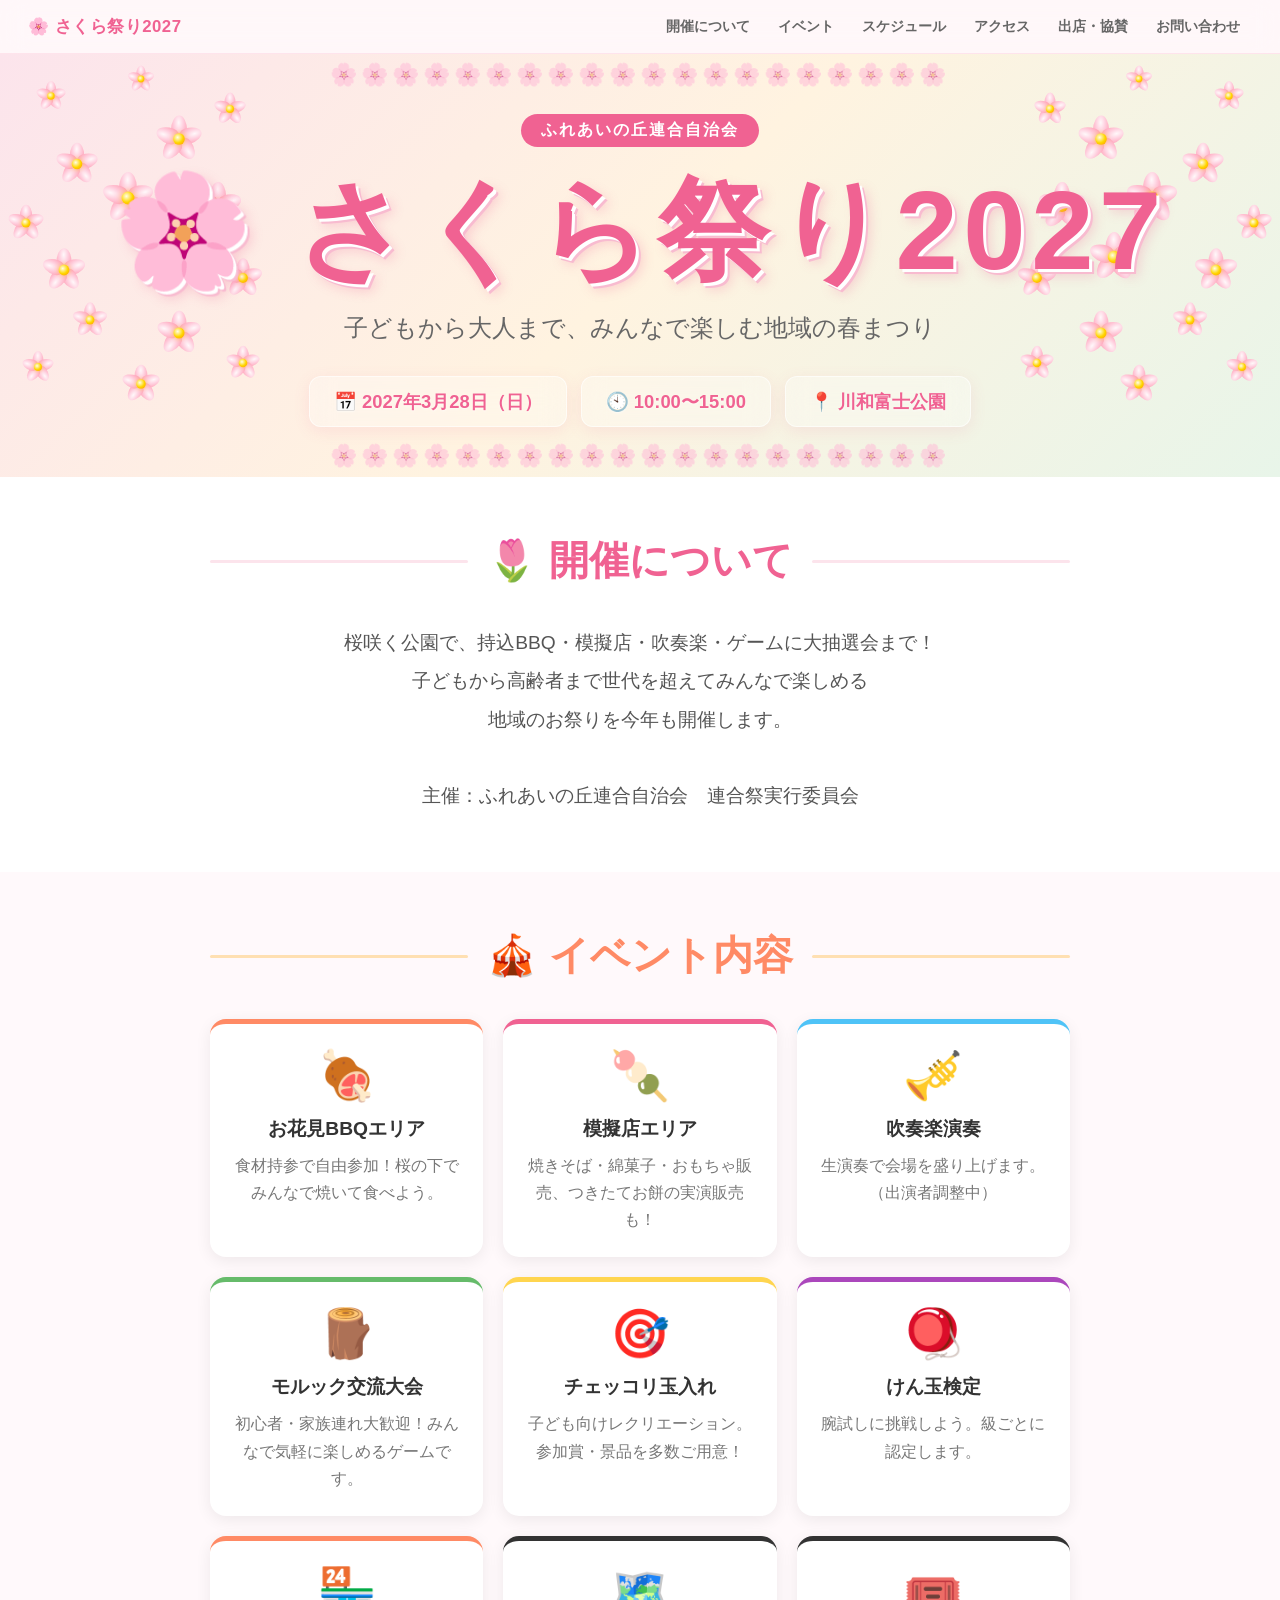
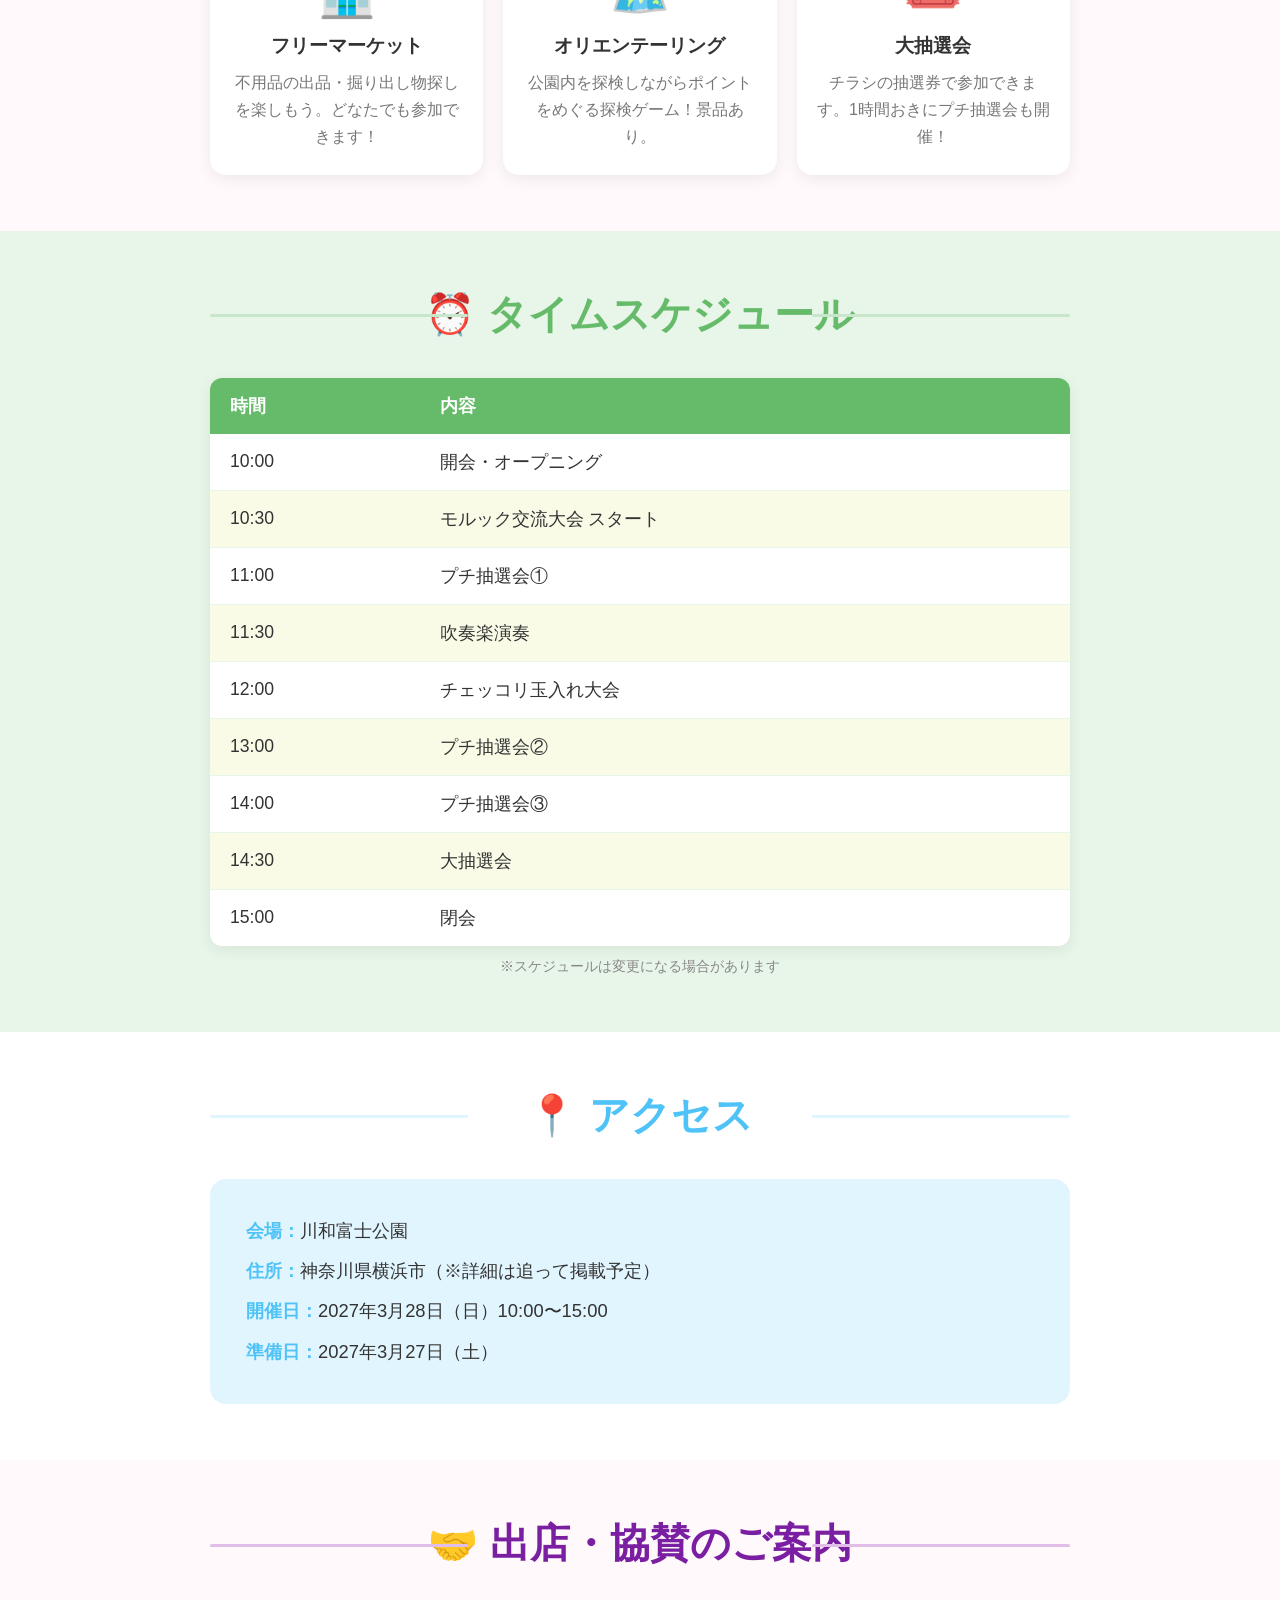
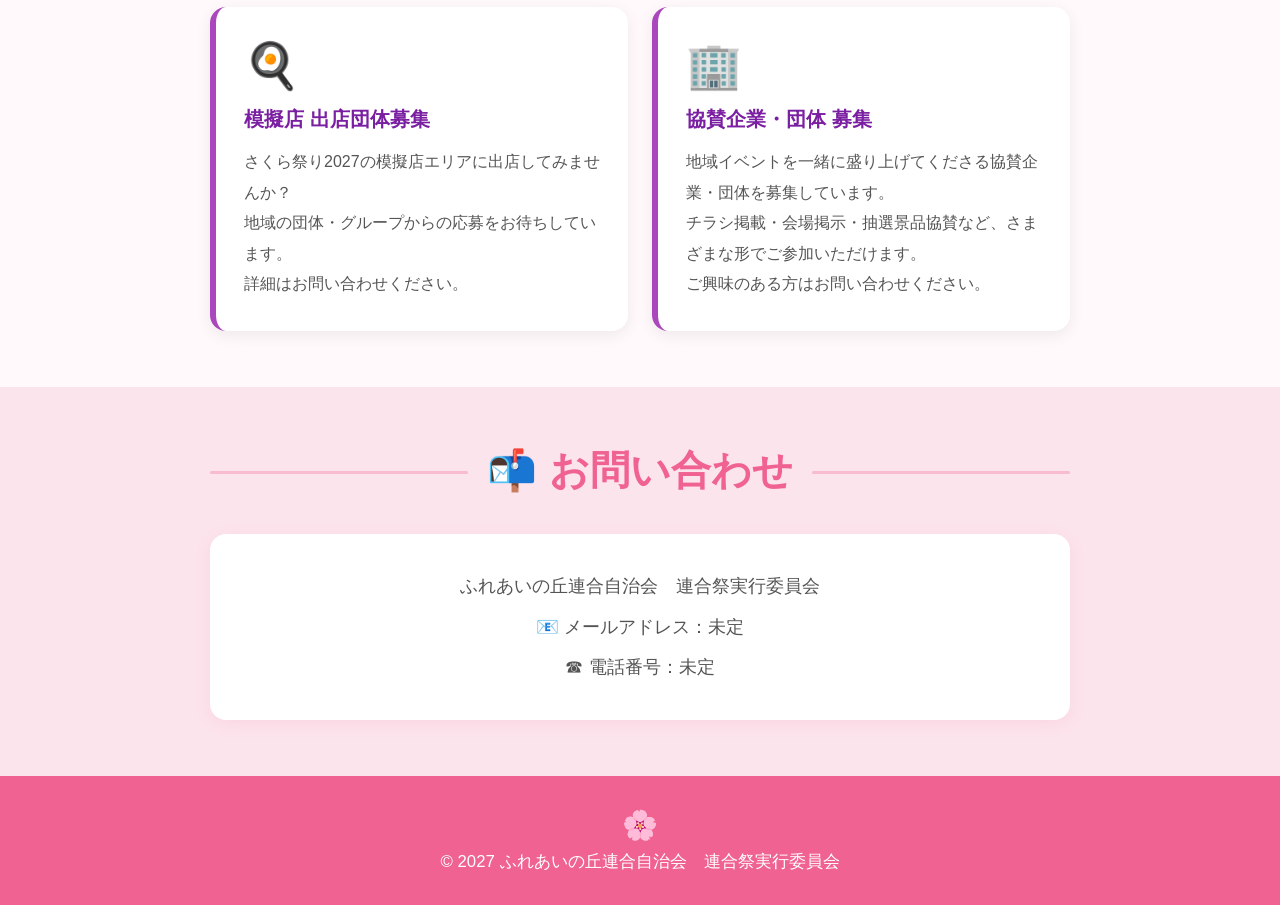
<file: index.html>
<!DOCTYPE html>
<html lang="ja">
<head>
  <meta charset="UTF-8">
  <meta name="viewport" content="width=device-width, initial-scale=1.0">
  <title>さくら祭り2027｜ふれあいの丘連合自治会</title>
  <link rel="stylesheet" href="style.css">
</head>
<body>

<!-- STICKY NAV -->
<nav class="site-nav">
  <a class="nav-logo" href="#">🌸 さくら祭り2027</a>
  <ul class="nav-links">
    <li><a href="#about">開催について</a></li>
    <li><a href="#program">イベント</a></li>
    <li><a href="#schedule">スケジュール</a></li>
    <li><a href="#access">アクセス</a></li>
    <li><a href="#recruit">出店・協賛</a></li>
    <li><a href="#contact">お問い合わせ</a></li>
  </ul>
</nav>

<!-- HERO -->
<header class="hero">
  <div class="hero-content">
    <div class="hero-badge">ふれあいの丘連合自治会</div>
    <h1>🌸 さくら祭り2027</h1>
    <p class="subtitle">子どもから大人まで、みんなで楽しむ地域の春まつり</p>
    <div class="hero-info">
      <div class="hero-info-item">📅 2027年3月28日（日）</div>
      <div class="hero-info-item">🕙 10:00〜15:00</div>
      <div class="hero-info-item">📍 川和富士公園</div>
    </div>
  </div>
</header>

<!-- ABOUT -->
<div class="about-bg" id="about">
  <section>
    <h2 class="section-title" data-reveal><span>🌷 開催について</span></h2>
    <p class="about-text" data-reveal>
      桜咲く公園で、持込BBQ・模擬店・吹奏楽・ゲームに大抽選会まで！<br>
      子どもから高齢者まで世代を超えてみんなで楽しめる<br>
      地域のお祭りを今年も開催します。<br><br>
      主催：ふれあいの丘連合自治会　連合祭実行委員会
    </p>
  </section>
</div>

<!-- PROGRAM -->
<div class="program-bg" id="program">
  <section>
    <h2 class="section-title" data-reveal><span>🎪 イベント内容</span></h2>
    <div class="program-grid">

      <div class="program-card">
        <div class="icon">🍖</div>
        <h3>お花見BBQエリア</h3>
        <p>食材持参で自由参加！桜の下でみんなで焼いて食べよう。</p>
      </div>

      <div class="program-card">
        <div class="icon">🍡</div>
        <h3>模擬店エリア</h3>
        <p>焼きそば・綿菓子・おもちゃ販売、つきたてお餅の実演販売も！</p>
      </div>

      <div class="program-card">
        <div class="icon">🎺</div>
        <h3>吹奏楽演奏</h3>
        <p>生演奏で会場を盛り上げます。（出演者調整中）</p>
      </div>

      <div class="program-card">
        <div class="icon">🪵</div>
        <h3>モルック交流大会</h3>
        <p>初心者・家族連れ大歓迎！みんなで気軽に楽しめるゲームです。</p>
      </div>

      <div class="program-card">
        <div class="icon">🎯</div>
        <h3>チェッコリ玉入れ</h3>
        <p>子ども向けレクリエーション。参加賞・景品を多数ご用意！</p>
      </div>

      <div class="program-card">
        <div class="icon">🪀</div>
        <h3>けん玉検定</h3>
        <p>腕試しに挑戦しよう。級ごとに認定します。</p>
      </div>

      <div class="program-card">
        <div class="icon">🏪</div>
        <h3>フリーマーケット</h3>
        <p>不用品の出品・掘り出し物探しを楽しもう。どなたでも参加できます！</p>
      </div>

      <div class="program-card">
        <div class="icon">🗺️</div>
        <h3>オリエンテーリング</h3>
        <p>公園内を探検しながらポイントをめぐる探検ゲーム！景品あり。</p>
      </div>

      <div class="program-card">
        <div class="icon">🎟️</div>
        <h3>大抽選会</h3>
        <p>チラシの抽選券で参加できます。1時間おきにプチ抽選会も開催！</p>
      </div>

    </div>
  </section>
</div>

<!-- SCHEDULE -->
<div class="schedule-bg" id="schedule">
  <section>
    <h2 class="section-title" data-reveal><span>⏰ タイムスケジュール</span></h2>
    <table class="schedule-table" data-reveal>
      <thead>
        <tr>
          <th>時間</th>
          <th>内容</th>
        </tr>
      </thead>
      <tbody>
        <tr><td>10:00</td><td>開会・オープニング</td></tr>
        <tr><td>10:30</td><td>モルック交流大会 スタート</td></tr>
        <tr><td>11:00</td><td>プチ抽選会①</td></tr>
        <tr><td>11:30</td><td>吹奏楽演奏</td></tr>
        <tr><td>12:00</td><td>チェッコリ玉入れ大会</td></tr>
        <tr><td>13:00</td><td>プチ抽選会②</td></tr>
        <tr><td>14:00</td><td>プチ抽選会③</td></tr>
        <tr><td>14:30</td><td>大抽選会</td></tr>
        <tr><td>15:00</td><td>閉会</td></tr>
      </tbody>
    </table>
    <p style="text-align:center; margin-top:12px; font-size:0.85rem; color:#888;">※スケジュールは変更になる場合があります</p>
  </section>
</div>

<!-- ACCESS -->
<div class="access-bg" id="access">
  <section>
    <h2 class="section-title" data-reveal><span>📍 アクセス</span></h2>
    <div class="access-box" data-reveal>
      <strong>会場：</strong>川和富士公園<br>
      <strong>住所：</strong>神奈川県横浜市（※詳細は追って掲載予定）<br>
      <strong>開催日：</strong>2027年3月28日（日）10:00〜15:00<br>
      <strong>準備日：</strong>2027年3月27日（土）
    </div>
  </section>
</div>

<!-- RECRUIT -->
<div class="recruit-bg" id="recruit">
  <section>
    <h2 class="section-title" data-reveal><span>🤝 出店・協賛のご案内</span></h2>
    <div class="recruit-grid">

      <div class="recruit-card">
        <div class="recruit-icon">🍳</div>
        <h3>模擬店 出店団体募集</h3>
        <p>
          さくら祭り2027の模擬店エリアに出店してみませんか？<br>
          地域の団体・グループからの応募をお待ちしています。<br>
          詳細はお問い合わせください。
        </p>
      </div>

      <div class="recruit-card">
        <div class="recruit-icon">🏢</div>
        <h3>協賛企業・団体 募集</h3>
        <p>
          地域イベントを一緒に盛り上げてくださる協賛企業・団体を募集しています。<br>
          チラシ掲載・会場掲示・抽選景品協賛など、さまざまな形でご参加いただけます。<br>
          ご興味のある方はお問い合わせください。
        </p>
      </div>

    </div>
  </section>
</div>

<!-- CONTACT -->
<div class="contact-bg" id="contact">
  <section>
    <h2 class="section-title" data-reveal><span>📬 お問い合わせ</span></h2>
    <div class="contact-box" data-reveal>
      <p>
        ふれあいの丘連合自治会　連合祭実行委員会<br>
        📧 メールアドレス：未定<br>
        ☎ 電話番号：未定
      </p>
    </div>
  </section>
</div>

<!-- FOOTER -->
<footer>
  <div class="footer-emoji">🌸</div>
  <p>© 2027 ふれあいの丘連合自治会　連合祭実行委員会</p>
</footer>

<script>
(function () {
  // プログラム・協賛カードに data-reveal + 時差 transition-delay を付与
  document.querySelectorAll('.program-grid, .recruit-grid').forEach(grid => {
    [...grid.children].forEach((card, idx) => {
      card.setAttribute('data-reveal', '');
      card.style.transitionDelay = (idx * 0.09) + 's';
    });
  });

  const obs = new IntersectionObserver((entries) => {
    entries.forEach(e => {
      if (!e.isIntersecting) return;
      e.target.classList.add('is-visible');
      obs.unobserve(e.target);
    });
  }, { threshold: 0.08, rootMargin: '0px 0px -30px 0px' });

  document.querySelectorAll('[data-reveal]').forEach(el => obs.observe(el));

  // ナビバー：スクロールで影を追加
  const nav = document.querySelector('.site-nav');
  window.addEventListener('scroll', () => {
    nav.classList.toggle('scrolled', window.scrollY > 60);
  }, { passive: true });
})();
</script>

<script>
(function () {
  const hero = document.querySelector('.hero');
  const CYCLE = 11000; // ms per bloom cycle

  // 左クラスター (x: 2-20%) + 右クラスター (x: 80-98%) の2塊
  const POSITIONS = [
    // ── 左クラスター ──
    { x: '4%',  y: '10%', sz: 0.58, d: 0.1 },
    { x: '11%', y: '6%',  sz: 0.52, d: 0.3 },
    { x: '18%', y: '13%', sz: 0.63, d: 0.0 },
    { x: '6%',  y: '26%', sz: 0.82, d: 0.4 },
    { x: '14%', y: '20%', sz: 0.90, d: 0.2 },
    { x: '2%',  y: '40%', sz: 0.70, d: 0.6 },
    { x: '10%', y: '34%', sz: 1.00, d: 0.3 },
    { x: '17%', y: '36%', sz: 0.92, d: 0.5 },
    { x: '5%',  y: '51%', sz: 0.84, d: 0.7 },
    { x: '13%', y: '48%', sz: 0.96, d: 0.4 },
    { x: '19%', y: '53%', sz: 0.76, d: 0.8 },
    { x: '7%',  y: '63%', sz: 0.68, d: 0.9 },
    { x: '14%', y: '66%', sz: 0.86, d: 0.6 },
    { x: '3%',  y: '74%', sz: 0.62, d: 1.0 },
    { x: '11%', y: '78%', sz: 0.74, d: 0.8 },
    { x: '19%', y: '73%', sz: 0.66, d: 1.1 },
    // ── 右クラスター ──
    { x: '96%', y: '10%', sz: 0.58, d: 0.2 },
    { x: '89%', y: '6%',  sz: 0.52, d: 0.0 },
    { x: '82%', y: '13%', sz: 0.63, d: 0.4 },
    { x: '94%', y: '26%', sz: 0.82, d: 0.1 },
    { x: '86%', y: '20%', sz: 0.90, d: 0.5 },
    { x: '98%', y: '40%', sz: 0.70, d: 0.3 },
    { x: '90%', y: '34%', sz: 1.00, d: 0.6 },
    { x: '83%', y: '36%', sz: 0.92, d: 0.2 },
    { x: '95%', y: '51%', sz: 0.84, d: 0.8 },
    { x: '87%', y: '48%', sz: 0.96, d: 0.4 },
    { x: '81%', y: '53%', sz: 0.76, d: 0.7 },
    { x: '93%', y: '63%', sz: 0.68, d: 0.5 },
    { x: '86%', y: '66%', sz: 0.86, d: 0.9 },
    { x: '97%', y: '74%', sz: 0.62, d: 0.6 },
    { x: '89%', y: '78%', sz: 0.74, d: 1.0 },
    { x: '81%', y: '73%', sz: 0.66, d: 0.8 },
  ];

  function makeBlossom({ x, y, sz, d }) {
    const wrap = document.createElement('div');
    wrap.className = 'blossom';
    wrap.style.setProperty('--x', x);
    wrap.style.setProperty('--y', y);
    wrap.style.setProperty('--sz', sz);

    // bud
    const bud = document.createElement('div');
    bud.className = 'bud';
    bud.style.animationDelay = d + 's';
    wrap.appendChild(bud);

    // 5 petals (arms rotated 72° apart)
    for (let i = 0; i < 5; i++) {
      const arm = document.createElement('div');
      arm.className = 'petal-arm';
      arm.style.transform = `rotate(${i * 72}deg)`;
      const shape = document.createElement('div');
      shape.className = 'petal-shape';
      shape.style.animationDelay = (d + 0.22 + i * 0.08) + 's';
      arm.appendChild(shape);
      wrap.appendChild(arm);
    }

    // stamen (centre)
    const stamen = document.createElement('div');
    stamen.className = 'stamen';
    stamen.style.animationDelay = (d + 0.88) + 's';
    wrap.appendChild(stamen);

    return wrap;
  }

  function runCycle() {
    const layer = document.createElement('div');
    layer.className = 'sakura-layer';
    POSITIONS.forEach(p => layer.appendChild(makeBlossom(p)));
    hero.prepend(layer);

    // fade out whole layer before next cycle
    setTimeout(() => { layer.style.transition = 'opacity 0.8s'; layer.style.opacity = '0'; }, CYCLE - 900);
    setTimeout(() => { layer.remove(); runCycle(); }, CYCLE);
  }

  runCycle();
})();
</script>
</body>
</html>
</file>
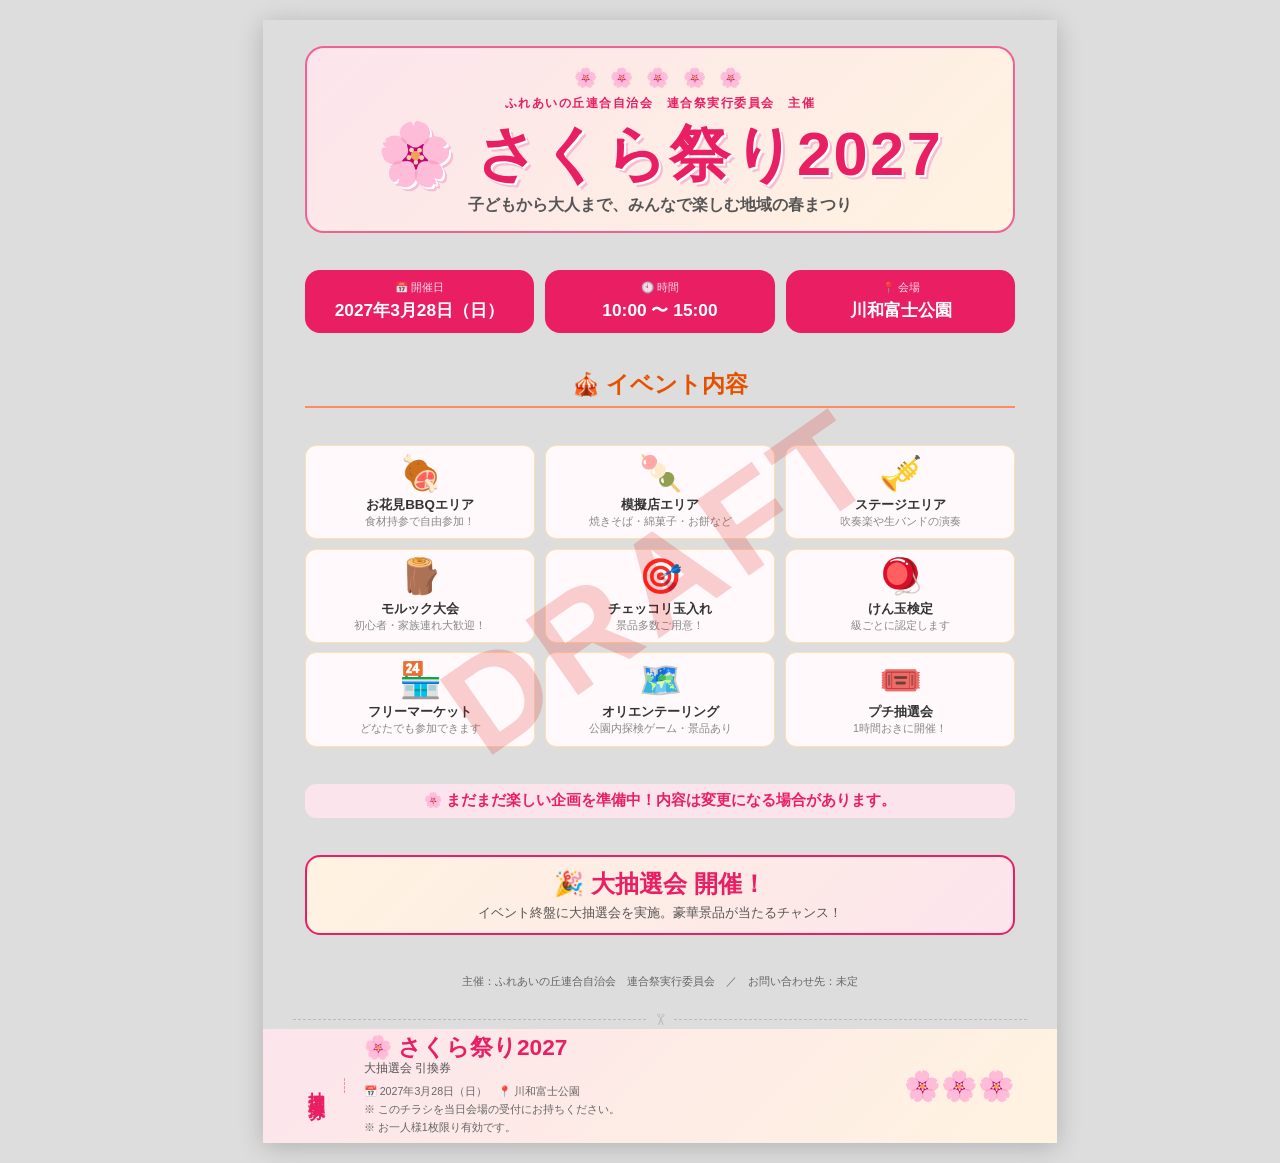
<file: flyer.html>
<!DOCTYPE html>
<html lang="ja">
<head>
  <meta charset="UTF-8">
  <meta name="viewport" content="width=device-width, initial-scale=1.0">
  <title>さくら祭り2027 チラシ</title>
  <style>
    @page {
      size: A4 portrait;
      margin: 0;
    }

    * { box-sizing: border-box; margin: 0; padding: 0; }

    body {
      font-family: 'Hiragino Kaku Gothic ProN', 'Meiryo', sans-serif;
      width: 210mm;
      height: 297mm;
      margin: 0 auto;
      background: #fff;
      color: #222;
      overflow: hidden;
    }

    /* ===== A4全体のラッパー ===== */
    .page {
      width: 210mm;
      height: 297mm;
      display: flex;
      flex-direction: column;
    }

    /* ===== チラシ本体（上部） ===== */
    .flyer-body {
      flex: 1;
      padding: 7mm 11mm 5mm;
      display: flex;
      flex-direction: column;
      gap: 4mm;
      justify-content: space-between;
    }

    /* ===== ヘッダー ===== */
    .header {
      text-align: center;
      background: linear-gradient(135deg, #fce4ec, #fff3e0);
      border-radius: 5mm;
      padding: 5mm 8mm 4mm;
      border: 2px solid #f06292;
    }

    .header-deco {
      font-size: 14pt;
      letter-spacing: 4px;
      color: #f48fb1;
      margin-bottom: 1.5mm;
    }

    .header-sub {
      font-size: 9pt;
      color: #e91e63;
      font-weight: bold;
      letter-spacing: 1.5px;
      margin-bottom: 2mm;
    }

    .header h1 {
      font-size: 46pt;
      font-weight: 900;
      color: #e91e63;
      text-shadow: 2px 2px 0 #fff, 4px 4px 0 #f8bbd0;
      line-height: 1.1;
      letter-spacing: 0.04em;
    }

    .header-catch {
      font-size: 12pt;
      color: #555;
      margin-top: 2mm;
      font-weight: bold;
    }

    /* ===== 開催情報バー ===== */
    .info-bar {
      display: flex;
      gap: 3mm;
    }

    .info-item {
      flex: 1;
      text-align: center;
      background: #e91e63;
      color: #fff;
      border-radius: 4mm;
      padding: 3mm 2mm;
    }

    .info-label {
      font-size: 8pt;
      opacity: 0.85;
      margin-bottom: 1mm;
    }

    .info-value {
      font-size: 13pt;
      font-weight: 900;
      line-height: 1.3;
    }

    /* ===== イベント見出し ===== */
    .events-title {
      text-align: center;
      font-size: 17pt;
      font-weight: 900;
      color: #e65100;
      border-bottom: 2.5px solid #ff8a65;
      padding-bottom: 1.5mm;
    }

    /* ===== イベントグリッド ===== */
    .events-grid {
      display: grid;
      grid-template-columns: repeat(3, 1fr);
      gap: 2.5mm;
    }

    .event-card {
      border: 1.5px solid #ffe0b2;
      border-radius: 3mm;
      padding: 2.5mm;
      text-align: center;
      background: #fff9fb;
    }

    .e-icon { font-size: 26pt; line-height: 1; margin-bottom: 1.5mm; }
    .e-name { font-size: 10pt; font-weight: bold; color: #333; line-height: 1.3; }
    .e-note { font-size: 8pt; color: #888; margin-top: 0.5mm; line-height: 1.3; }

    /* ===== 準備中テキスト ===== */
    .coming-soon {
      text-align: center;
      font-size: 11pt;
      font-weight: bold;
      color: #e91e63;
      background: #fce4ec;
      border-radius: 3mm;
      padding: 2mm 4mm;
    }

    /* ===== 大抽選会ハイライト ===== */
    .lottery-highlight {
      background: linear-gradient(135deg, #fff3e0, #fce4ec);
      border: 2.5px solid #e91e63;
      border-radius: 4mm;
      padding: 3mm 5mm;
      text-align: center;
    }

    .lh-title {
      font-size: 18pt;
      font-weight: 900;
      color: #e91e63;
    }

    .lh-desc {
      font-size: 10pt;
      color: #555;
      margin-top: 1mm;
    }

    /* ===== 主催 ===== */
    .organizer {
      text-align: center;
      font-size: 8pt;
      color: #666;
      line-height: 1.8;
    }

    /* ===== 切り取り線 ===== */
    .cut-line {
      display: flex;
      align-items: center;
      gap: 2mm;
      padding: 0 8mm;
      flex-shrink: 0;
    }

    .cut-line::before,
    .cut-line::after {
      content: "";
      flex: 1;
      border-top: 1.5px dashed #bbb;
    }

    .cut-icon {
      font-size: 12pt;
      color: #bbb;
      transform: rotate(90deg);
      display: inline-block;
    }

    /* ===== 抽選引換券 ===== */
    .ticket {
      height: 30mm;
      flex-shrink: 0;
      padding: 3mm 11mm;
      display: flex;
      align-items: center;
      gap: 5mm;
      background: linear-gradient(135deg, #fce4ec 0%, #fff3e0 100%);
    }

    .ticket-left {
      writing-mode: vertical-rl;
      font-size: 13pt;
      font-weight: 900;
      color: #e91e63;
      white-space: nowrap;
      letter-spacing: 3px;
      border-right: 1.5px dashed #f48fb1;
      padding-right: 4mm;
    }

    .ticket-center {
      flex: 1;
    }

    .ticket-title {
      font-size: 17pt;
      font-weight: 900;
      color: #e91e63;
      line-height: 1;
    }

    .ticket-title span {
      font-size: 9pt;
      font-weight: normal;
      color: #555;
      display: block;
      margin-top: 1mm;
    }

    .ticket-detail {
      font-size: 8pt;
      color: #666;
      margin-top: 2mm;
      line-height: 1.7;
    }

    /* ===== DRAFTウォーターマーク ===== */
    .page::after {
      content: "DRAFT";
      position: absolute;
      top: 50%;
      left: 50%;
      transform: translate(-50%, -50%) rotate(-35deg);
      font-size: 100pt;
      font-weight: 900;
      color: rgba(220, 0, 0, 0.18);
      white-space: nowrap;
      pointer-events: none;
      letter-spacing: 8px;
    }

    .page { position: relative; }

    /* ===== 画面プレビュー用 ===== */
    @media screen {
      body {
        background: #ddd;
        padding: 20px;
        height: auto;
        overflow: visible;
      }
      .page {
        box-shadow: 0 4px 24px rgba(0,0,0,0.2);
      }
    }

    @media print {
      body { background: #fff; padding: 0; }
    }
  </style>
</head>
<body>

<div class="page">

  <!-- チラシ本体 -->
  <div class="flyer-body">

    <!-- ヘッダー -->
    <div class="header">
      <div class="header-deco">🌸 🌸 🌸 🌸 🌸</div>
      <div class="header-sub">ふれあいの丘連合自治会　連合祭実行委員会　主催</div>
      <h1>🌸 さくら祭り2027</h1>
      <div class="header-catch">子どもから大人まで、みんなで楽しむ地域の春まつり</div>
    </div>

    <!-- 開催情報 -->
    <div class="info-bar">
      <div class="info-item">
        <div class="info-label">📅 開催日</div>
        <div class="info-value">2027年3月28日（日）</div>
      </div>
      <div class="info-item">
        <div class="info-label">🕙 時間</div>
        <div class="info-value">10:00 〜 15:00</div>
      </div>
      <div class="info-item">
        <div class="info-label">📍 会場</div>
        <div class="info-value">川和富士公園</div>
      </div>
    </div>

    <!-- イベント内容 -->
    <div class="events-title">🎪 イベント内容</div>
    <div class="events-grid">

      <div class="event-card">
        <div class="e-icon">🍖</div>
        <div class="e-name">お花見BBQエリア</div>
        <div class="e-note">食材持参で自由参加！</div>
      </div>

      <div class="event-card">
        <div class="e-icon">🍡</div>
        <div class="e-name">模擬店エリア</div>
        <div class="e-note">焼きそば・綿菓子・お餅など</div>
      </div>

      <div class="event-card">
        <div class="e-icon">🎺</div>
        <div class="e-name">ステージエリア</div>
        <div class="e-note">吹奏楽や生バンドの演奏</div>
      </div>

      <div class="event-card">
        <div class="e-icon">🪵</div>
        <div class="e-name">モルック大会</div>
        <div class="e-note">初心者・家族連れ大歓迎！</div>
      </div>

      <div class="event-card">
        <div class="e-icon">🎯</div>
        <div class="e-name">チェッコリ玉入れ</div>
        <div class="e-note">景品多数ご用意！</div>
      </div>

      <div class="event-card">
        <div class="e-icon">🪀</div>
        <div class="e-name">けん玉検定</div>
        <div class="e-note">級ごとに認定します</div>
      </div>

      <div class="event-card">
        <div class="e-icon">🏪</div>
        <div class="e-name">フリーマーケット</div>
        <div class="e-note">どなたでも参加できます</div>
      </div>

      <div class="event-card">
        <div class="e-icon">🗺️</div>
        <div class="e-name">オリエンテーリング</div>
        <div class="e-note">公園内探検ゲーム・景品あり</div>
      </div>

      <div class="event-card">
        <div class="e-icon">🎟️</div>
        <div class="e-name">プチ抽選会</div>
        <div class="e-note">1時間おきに開催！</div>
      </div>

    </div>

    <!-- 準備中テキスト -->
    <div class="coming-soon">🌸 まだまだ楽しい企画を準備中！内容は変更になる場合があります。</div>

    <!-- 大抽選会 -->
    <div class="lottery-highlight">
      <div class="lh-title">🎉 大抽選会 開催！</div>
      <div class="lh-desc">イベント終盤に大抽選会を実施。豪華景品が当たるチャンス！</div>
    </div>

    <!-- 主催・問い合わせ -->
    <div class="organizer">
      主催：ふれあいの丘連合自治会　連合祭実行委員会　／　お問い合わせ先：未定
    </div>

  </div><!-- /.flyer-body -->

  <!-- 切り取り線 -->
  <div class="cut-line">
    <span class="cut-icon">✂</span>
  </div>

  <!-- 抽選引換券 -->
  <div class="ticket">
    <div class="ticket-left">抽選引換券</div>
    <div class="ticket-center">
      <div class="ticket-title">
        🌸 さくら祭り2027
        <span>大抽選会 引換券</span>
      </div>
      <div class="ticket-detail">
        📅 2027年3月28日（日）　📍 川和富士公園<br>
        ※ このチラシを当日会場の受付にお持ちください。<br>
        ※ お一人様1枚限り有効です。
      </div>
    </div>
    <div style="font-size:22pt; padding-left:4mm;">🌸🌸🌸</div>
  </div>

</div><!-- /.page -->

</body>
</html>
</file>
<file: style.css>
:root {
  --pink:   #f06292;
  --pink-l: #fce4ec;
  --green:  #66bb6a;
  --yellow: #ffd54f;
  --orange: #ff8a65;
  --blue:   #4fc3f7;
  --text:   #333;
}

* { box-sizing: border-box; margin: 0; padding: 0; }

html { scroll-behavior: smooth; }

/* セクションがナビに隠れないようオフセット */
[id] { scroll-margin-top: 58px; }

body {
  font-family: 'Hiragino Kaku Gothic ProN', 'Meiryo', sans-serif;
  color: var(--text);
  background: #fff9fb;
  overflow-x: hidden;
}

/* ===== STICKY NAV ===== */
.site-nav {
  position: sticky;
  top: 0;
  z-index: 100;
  display: flex;
  align-items: center;
  justify-content: space-between;
  padding: 0 28px;
  height: 54px;
  background: rgba(255, 245, 248, 0.50);
  backdrop-filter: blur(14px);
  -webkit-backdrop-filter: blur(14px);
  border-bottom: 1px solid rgba(240, 98, 146, 0.12);
  transition: background 0.3s, box-shadow 0.3s;
}

.site-nav.scrolled {
  background: rgba(255, 245, 248, 0.88);
  box-shadow: 0 2px 14px rgba(240, 98, 146, 0.10);
}

.nav-logo {
  font-size: 1.05rem;
  font-weight: 900;
  color: var(--pink);
  text-decoration: none;
  white-space: nowrap;
  letter-spacing: 0.03em;
}

.nav-links {
  display: flex;
  gap: 4px;
  list-style: none;
  flex-wrap: wrap;
  justify-content: flex-end;
}

.nav-links a {
  text-decoration: none;
  color: #666;
  font-size: 0.88rem;
  font-weight: bold;
  padding: 5px 12px;
  border-radius: 20px;
  transition: background 0.2s, color 0.2s;
  white-space: nowrap;
}

.nav-links a:hover {
  background: var(--pink-l);
  color: var(--pink);
}

/* ===== HERO ===== */
.hero {
  background: linear-gradient(135deg, #fce4ec 0%, #fff3e0 50%, #e8f5e9 100%);
  text-align: center;
  padding: 60px 20px 50px;
  position: relative;
  overflow: hidden;
}

.hero::before {
  content: "🌸🌸🌸🌸🌸🌸🌸🌸🌸🌸🌸🌸🌸🌸🌸🌸🌸🌸🌸🌸";
  position: absolute;
  top: 8px;
  left: 0;
  right: 0;
  font-size: 22px;
  letter-spacing: 4px;
  opacity: 0.55;
}
.hero::after {
  content: "🌸🌸🌸🌸🌸🌸🌸🌸🌸🌸🌸🌸🌸🌸🌸🌸🌸🌸🌸🌸";
  position: absolute;
  bottom: 8px;
  left: 0;
  right: 0;
  font-size: 22px;
  letter-spacing: 4px;
  opacity: 0.55;
}

/* ===== HERO CONTENT (above petals) ===== */
.hero-content {
  position: relative;
  z-index: 3;
}

.hero-badge {
  display: inline-block;
  background: var(--pink);
  color: #fff;
  font-size: 16px;
  font-weight: bold;
  padding: 6px 20px;
  border-radius: 20px;
  margin-bottom: 20px;
  letter-spacing: 2px;
}

.hero h1 {
  font-size: clamp(3.5rem, 14vw, 7rem);
  color: var(--pink);
  text-shadow: 3px 3px 0 #fff, 5px 5px 0 #f8bbd0, 7px 7px 12px rgba(240,98,146,0.25);
  line-height: 1.15;
  margin-bottom: 16px;
  font-weight: 900;
  letter-spacing: 0.05em;
}

.hero .subtitle {
  font-size: clamp(1.1rem, 3.5vw, 1.5rem);
  color: #666;
  margin-bottom: 32px;
}

.hero-info {
  display: inline-flex;
  flex-wrap: wrap;
  gap: 14px;
  justify-content: center;
}

.hero-info-item {
  background: rgba(255, 255, 255, 0.28);
  border: 1.5px solid rgba(255, 255, 255, 0.6);
  border-radius: 12px;
  padding: 12px 24px;
  font-size: 1.15rem;
  font-weight: bold;
  color: var(--pink);
  backdrop-filter: blur(12px);
  -webkit-backdrop-filter: blur(12px);
  box-shadow: 0 4px 16px rgba(240, 98, 146, 0.12);
  text-shadow: 0 1px 2px rgba(255,255,255,0.6);
}

/* ===== SECTION BASE ===== */
section {
  padding: 56px 20px;
  max-width: 900px;
  margin: 0 auto;
}

.section-title {
  text-align: center;
  font-size: clamp(1.7rem, 4.5vw, 2.5rem);
  font-weight: bold;
  margin-bottom: 36px;
  position: relative;
}

.section-title span {
  display: inline-block;
  padding: 0 16px;
}

.section-title::before,
.section-title::after {
  content: "";
  position: absolute;
  top: 50%;
  width: 30%;
  height: 3px;
  border-radius: 2px;
}

.section-title::before { left: 0; }
.section-title::after  { right: 0; }

/* ===== ABOUT ===== */
.about-bg { background: #fff; }

.about-bg .section-title { color: var(--pink); }
.about-bg .section-title::before,
.about-bg .section-title::after { background: var(--pink-l); }

.about-text {
  font-size: 1.2rem;
  line-height: 2;
  text-align: center;
  color: #555;
}

/* ===== PROGRAM ===== */
.program-bg { background: #fff9fb; }
.program-bg .section-title { color: var(--orange); }
.program-bg .section-title::before,
.program-bg .section-title::after { background: #ffe0b2; }

.program-grid {
  display: grid;
  grid-template-columns: repeat(auto-fit, minmax(220px, 1fr));
  gap: 20px;
}

.program-card {
  background: #fff;
  border-radius: 16px;
  padding: 24px 20px;
  text-align: center;
  box-shadow: 0 4px 16px rgba(0,0,0,0.07);
  transition: transform 0.2s;
  border-top: 5px solid;
}

.program-card:hover { transform: translateY(-4px); }

.program-card:nth-child(1) { border-color: var(--orange); }
.program-card:nth-child(2) { border-color: var(--pink); }
.program-card:nth-child(3) { border-color: var(--blue); }
.program-card:nth-child(4) { border-color: var(--green); }
.program-card:nth-child(5) { border-color: var(--yellow); }
.program-card:nth-child(6) { border-color: #ab47bc; }
.program-card:nth-child(7) { border-color: var(--orange); }

.program-card .icon { font-size: 3rem; margin-bottom: 12px; }
.program-card h3 { font-size: 1.2rem; font-weight: bold; margin-bottom: 10px; }
.program-card p  { font-size: 1rem; color: #777; line-height: 1.7; }

/* ===== SCHEDULE ===== */
.schedule-bg { background: #e8f5e9; }
.schedule-bg .section-title { color: var(--green); }
.schedule-bg .section-title::before,
.schedule-bg .section-title::after { background: #c8e6c9; }

.schedule-table {
  width: 100%;
  border-collapse: collapse;
  background: #fff;
  border-radius: 12px;
  overflow: hidden;
  box-shadow: 0 4px 16px rgba(0,0,0,0.07);
}

.schedule-table th {
  background: var(--green);
  color: #fff;
  padding: 16px 20px;
  text-align: left;
  font-size: 1.1rem;
}

.schedule-table td {
  padding: 16px 20px;
  border-bottom: 1px solid #e8f5e9;
  font-size: 1.1rem;
}

.schedule-table tr:last-child td { border-bottom: none; }
.schedule-table tr:nth-child(even) td { background: #f9fbe7; }

/* ===== ACCESS ===== */
.access-bg { background: #fff; }
.access-bg .section-title { color: var(--blue); }
.access-bg .section-title::before,
.access-bg .section-title::after { background: #e1f5fe; }

.access-box {
  background: #e1f5fe;
  border-radius: 16px;
  padding: 32px 36px;
  font-size: 1.15rem;
  line-height: 2.2;
}

.access-box strong { color: var(--blue); }

/* ===== RECRUIT ===== */
.recruit-bg { background: #fff9fb; }
.recruit-bg .section-title { color: #7b1fa2; }
.recruit-bg .section-title::before,
.recruit-bg .section-title::after { background: #e1bee7; }

.recruit-grid {
  display: grid;
  grid-template-columns: repeat(auto-fit, minmax(280px, 1fr));
  gap: 24px;
}

.recruit-card {
  background: #fff;
  border-radius: 16px;
  padding: 32px 28px;
  box-shadow: 0 4px 16px rgba(0,0,0,0.07);
  border-left: 6px solid #ab47bc;
}

.recruit-icon { font-size: 2.8rem; margin-bottom: 14px; }
.recruit-card h3 { font-size: 1.25rem; font-weight: bold; margin-bottom: 14px; color: #7b1fa2; }
.recruit-card p  { font-size: 1rem; color: #555; line-height: 1.9; }

/* ===== CONTACT ===== */
.contact-bg { background: var(--pink-l); }
.contact-bg .section-title { color: var(--pink); }
.contact-bg .section-title::before,
.contact-bg .section-title::after { background: #f8bbd0; }

.contact-box {
  background: #fff;
  border-radius: 16px;
  padding: 32px;
  text-align: center;
  box-shadow: 0 4px 16px rgba(240,98,146,0.1);
}

.contact-box p { font-size: 1.15rem; line-height: 2.2; color: #555; }

/* ===== FOOTER ===== */
footer {
  background: var(--pink);
  color: #fff;
  text-align: center;
  padding: 32px 20px;
  font-size: 1.05rem;
}

footer .footer-emoji { font-size: 1.8rem; margin-bottom: 8px; }

/* ===== SAKURA BLOOM ANIMATION ===== */
.sakura-layer {
  position: absolute;
  inset: 0;
  pointer-events: none;
  z-index: 1;
}

/* ── blossom container ── */
.blossom {
  position: absolute;
  left: var(--x);
  top:  var(--y);
  width: 56px;
  height: 56px;
  transform: translate(-50%, -50%) scale(var(--sz, 1));
}

/* ── bud: teardrop that fades as petals open ── */
.bud {
  position: absolute;
  top: 50%;
  left: 50%;
  width: 12px;
  height: 19px;
  background: linear-gradient(168deg, #ffd6e2 0%, #ff8fab 62%, #c94068 100%);
  border-radius: 50% 50% 42% 42% / 58% 58% 42% 42%;
  transform: translate(-50%, -58%);
  animation: bud-fade 0.5s ease-in forwards;
}

@keyframes bud-fade {
  0%   { transform: translate(-50%, -58%) scale(1);    opacity: 1; }
  100% { transform: translate(-50%, -58%) scale(0.08); opacity: 0; }
}

/* ── petal arm: one per petal, rotated around blossom centre ── */
.petal-arm {
  position: absolute;
  top: 50%;
  left: 50%;
  width: 0;
  height: 0;
  transform-origin: 0 0;
}

/* ── petal shape: grows outward from centre ── */
.petal-shape {
  position: absolute;
  width: 18px;
  height: 26px;
  left: -9px;
  top: -26px;
  background: radial-gradient(ellipse at 48% 30%,
    #fff8fa 0%, #ffd0df 38%, #ffb3c6 68%, #ff8fab 100%);
  border-radius: 52% 48% 48% 52% / 64% 64% 36% 36%;
  transform-origin: 50% 100%;
  transform: scaleX(0.05) scaleY(0);
  animation: petal-open 0.8s ease-out forwards;
}

@keyframes petal-open {
  0%   { transform: scaleX(0.05) scaleY(0); }
  28%  { transform: scaleX(0.65) scaleY(0.32); }
  62%  { transform: scaleX(1.14) scaleY(0.87); }
  82%  { transform: scaleX(1.05) scaleY(1.04); }
  100% { transform: scaleX(1)    scaleY(1); }
}

/* ── stamen: golden centre appears last ── */
.stamen {
  position: absolute;
  top: 50%;
  left: 50%;
  width: 13px;
  height: 13px;
  background: radial-gradient(circle at 38% 36%, #fffde7, #ffd600 52%, #ff8f00);
  border-radius: 50%;
  transform: translate(-50%, -50%) scale(0);
  z-index: 2;
  box-shadow: 0 0 6px rgba(255, 195, 0, 0.6);
  animation: stamen-pop 0.35s ease-out forwards;
}

@keyframes stamen-pop {
  0%   { transform: translate(-50%, -50%) scale(0); }
  68%  { transform: translate(-50%, -50%) scale(1.28); }
  100% { transform: translate(-50%, -50%) scale(1); }
}

/* ===== SCROLL REVEAL ===== */
[data-reveal] {
  opacity: 0;
  transform: translateY(32px);
  transition: opacity 0.65s ease, transform 0.65s ease;
}

[data-reveal].is-visible {
  opacity: 1;
  transform: translateY(0);
}

/* セクションタイトルは少し長めにゆっくり */
h2[data-reveal] {
  transition-duration: 0.8s;
}
</file>
